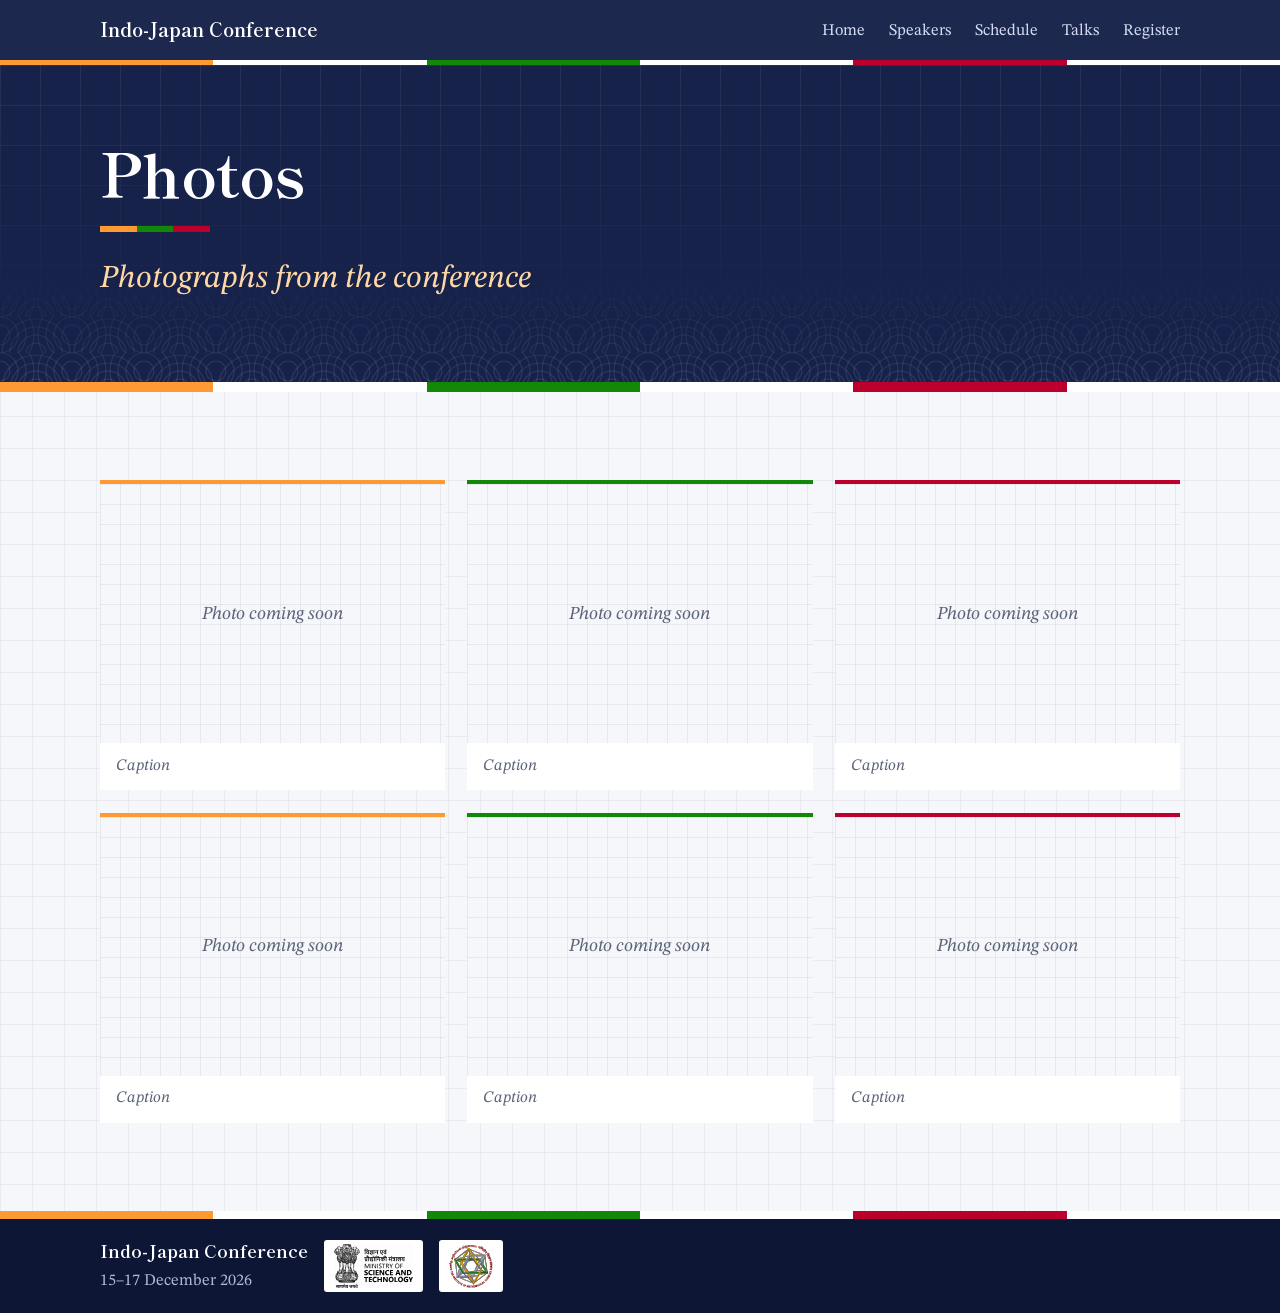
<file: photos.html>
<!DOCTYPE html>
<html lang="en">
<head>
<meta charset="UTF-8">
<meta name="viewport" content="width=device-width, initial-scale=1">
<title>Photos | Indo-Japan Conference</title>
<meta name="description" content="Photographs from the Indo-Japan Conference.">
<link rel="icon" href="favicon.jpg" type="image/jpeg">
<link rel="apple-touch-icon" href="favicon.jpg">
<link rel="preconnect" href="https://fonts.googleapis.com">
<link rel="preconnect" href="https://fonts.gstatic.com" crossorigin>
<link href="https://fonts.googleapis.com/css2?family=Shippori+Mincho:wght@500;700&family=STIX+Two+Text:ital,wght@0,400;0,500;0,600;1,400;1,500&display=swap" rel="stylesheet">
<link rel="stylesheet" href="style.css">
</head>

<body>

<header class="nav" id="site-header">
  <div class="wrap">
    <a class="brand" href="index.html">Indo-Japan Conference</a>
    <nav aria-label="Main"><ul><li><a href="index.html">Home</a></li></ul></nav>
  </div>
</header>
<script src="nav.js"></script>

<main>

<div class="hero slim">
  <div class="wrap">
    <h1>Photos</h1>
    <p class="theme">Photographs from the conference</p>
  </div>
</div>
<div class="band" aria-hidden="true"></div>

<section>
  <div class="wrap">

    <!--
      HOW TO ADD PHOTOS
      1. In your GitHub repository, create a folder named "photos" and upload your images there
         (JPG files under about 500 KB each load fastest).
      2. Replace a placeholder <figure> below with this, using your own file name and caption:

         <figure>
           <img src="photos/photo-01.jpg" alt="Short description of the photo" loading="lazy">
           <figcaption>Caption</figcaption>
         </figure>

      Copy a whole <figure>...</figure> block to add more photos.
    -->

    <div class="gallery">
      <figure><div class="box">Photo coming soon</div><figcaption>Caption</figcaption></figure>
      <figure><div class="box">Photo coming soon</div><figcaption>Caption</figcaption></figure>
      <figure><div class="box">Photo coming soon</div><figcaption>Caption</figcaption></figure>
      <figure><div class="box">Photo coming soon</div><figcaption>Caption</figcaption></figure>
      <figure><div class="box">Photo coming soon</div><figcaption>Caption</figcaption></figure>
      <figure><div class="box">Photo coming soon</div><figcaption>Caption</figcaption></figure>
    </div>

  </div>
</section>

</main>

<div class="lightbox" id="lightbox" role="dialog" aria-label="Enlarged photo"><img alt=""></div>

  <footer id="site-footer">
  <div class="wrap"><div><strong>Indo-Japan Conference</strong><br>15–17 December 2026</div></div>
</footer>
<script src="footer.js"></script>

<script>
  // Click a photo to enlarge it; click anywhere or press Esc to close
  (function () {
    var box = document.getElementById('lightbox');
    var big = box.querySelector('img');
    document.querySelector('.gallery').addEventListener('click', function (e) {
      if (e.target.tagName === 'IMG') {
        big.src = e.target.src;
        big.alt = e.target.alt;
        box.classList.add('open');
      }
    });
    box.addEventListener('click', function () { box.classList.remove('open'); });
    document.addEventListener('keydown', function (e) {
      if (e.key === 'Escape') box.classList.remove('open');
    });
  })();
</script>
</body>
</html>
</file>
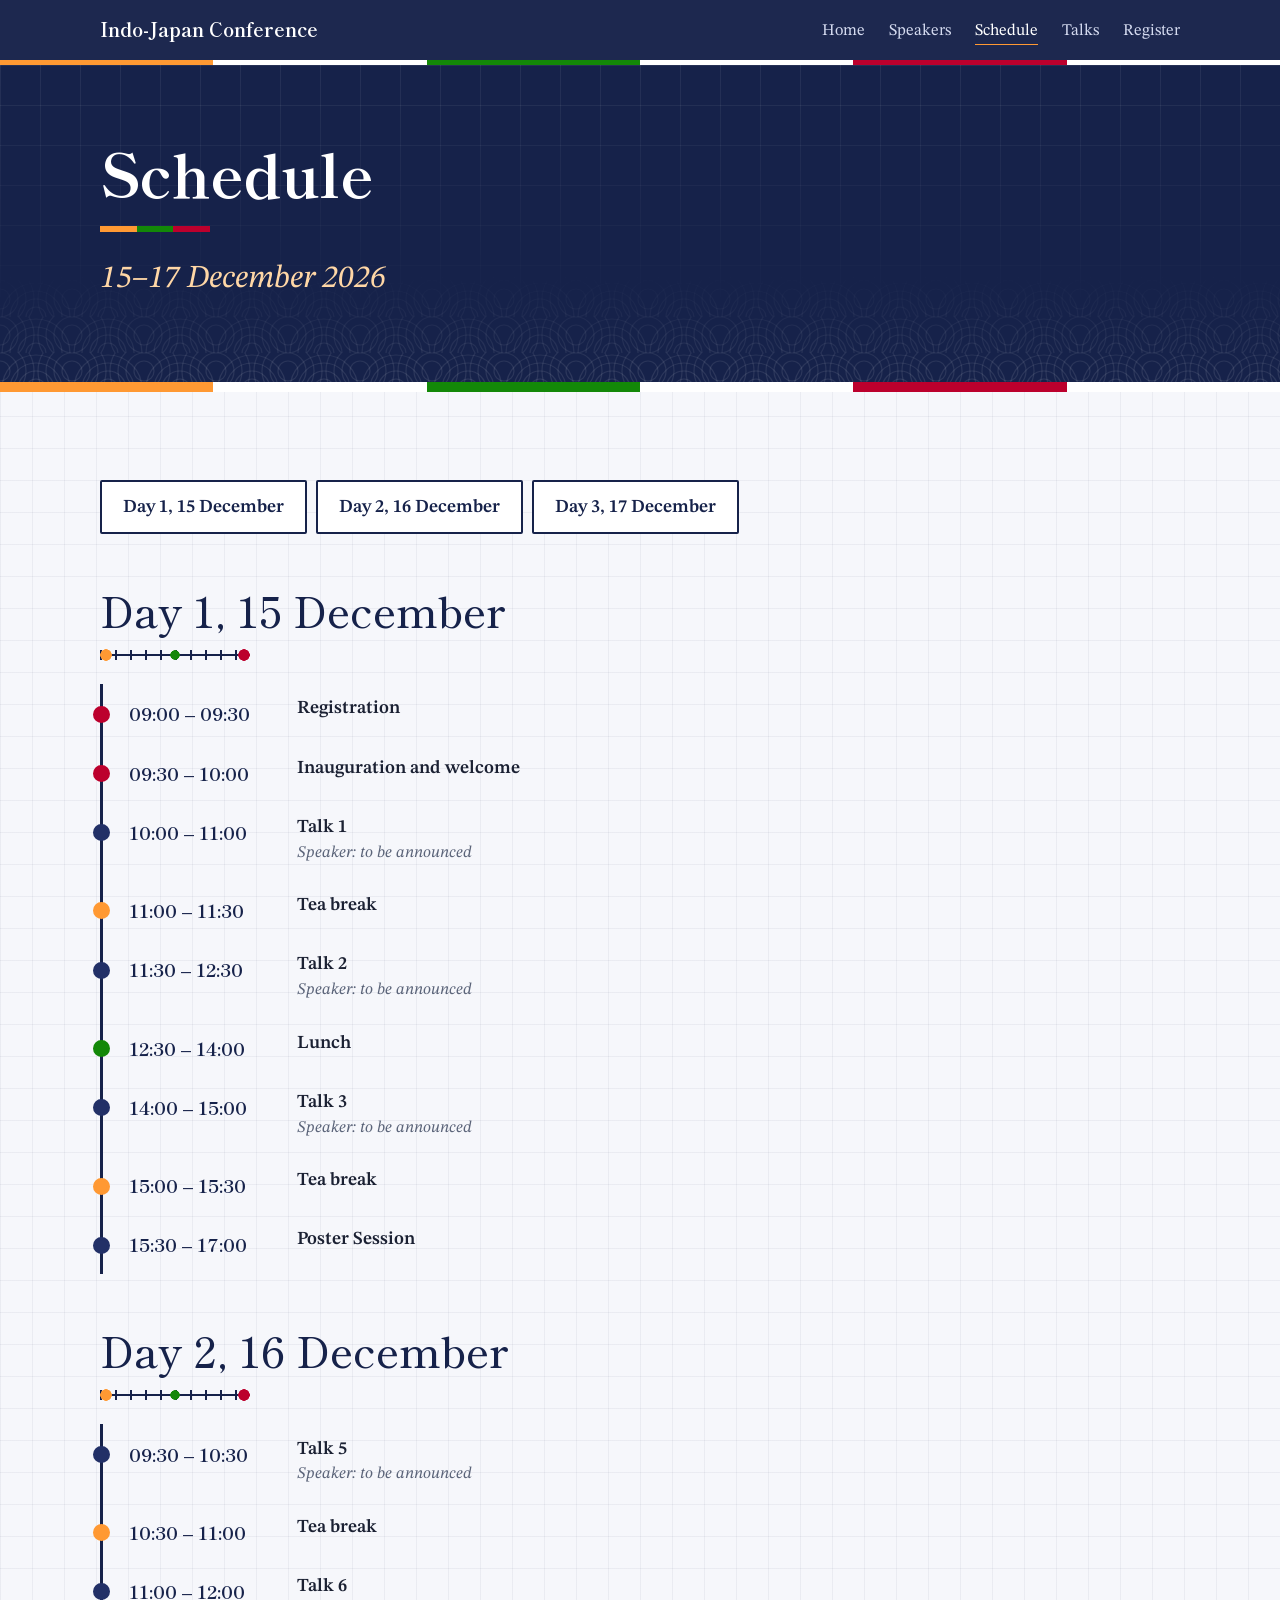
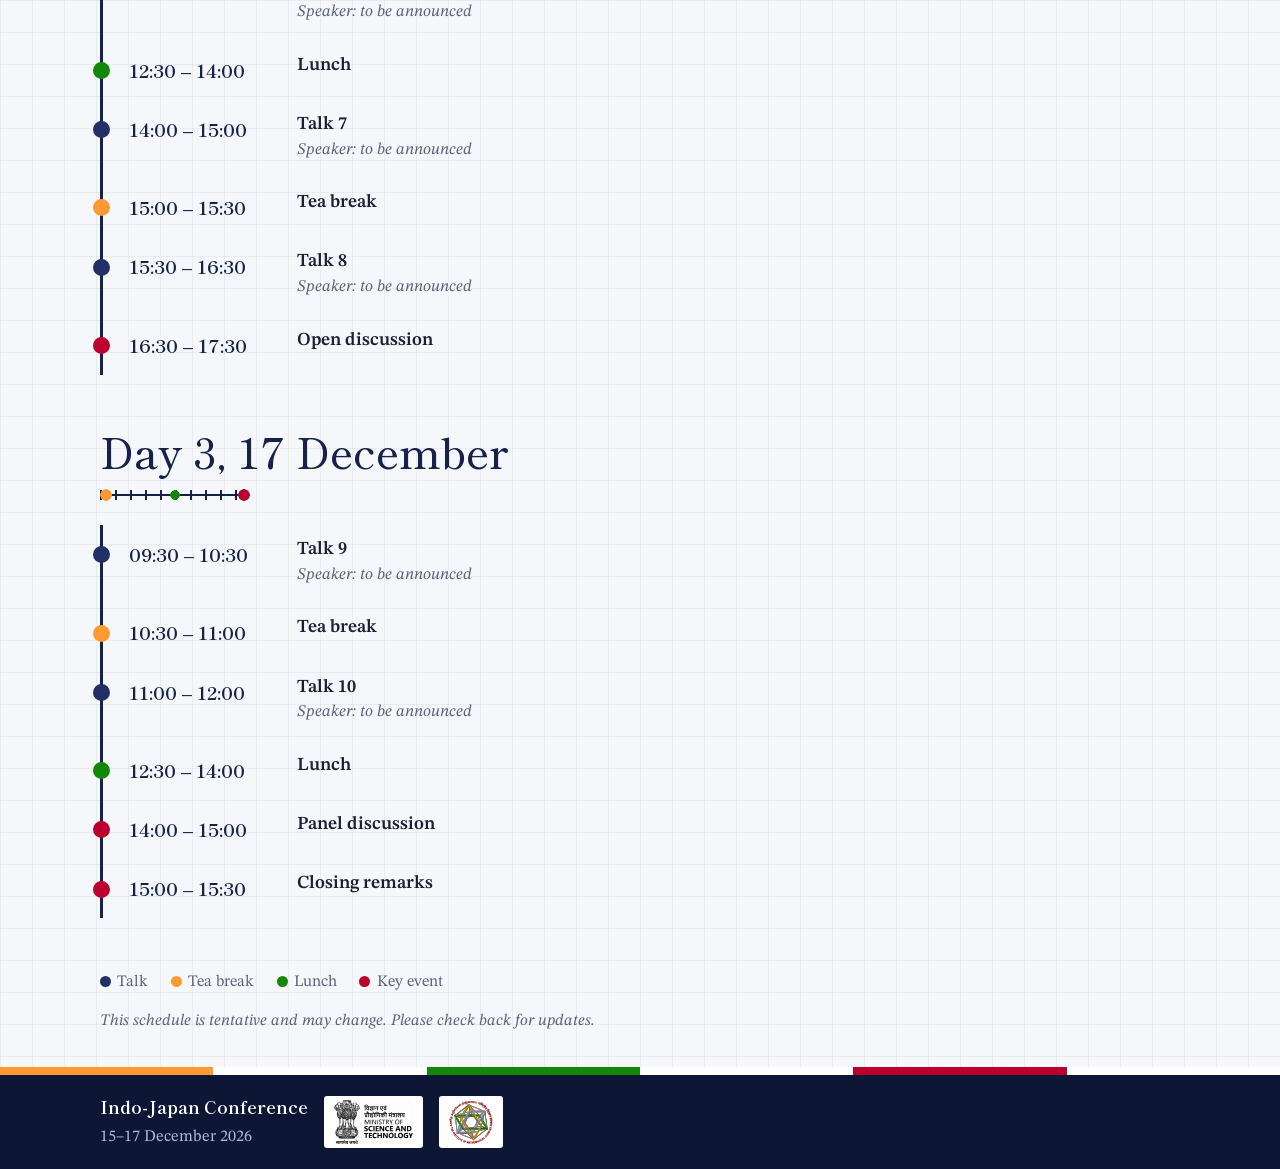
<file: schedule.html>
<!DOCTYPE html>
<html lang="en">
<head>
<meta charset="UTF-8">
<meta name="viewport" content="width=device-width, initial-scale=1">
<title>Schedule | Indo-Japan Conference</title>
<meta name="description" content="Schedule of the Indo-Japan Conference, 15–17 December.">
<link rel="icon" href="favicon.jpg" type="image/jpeg">
<link rel="apple-touch-icon" href="favicon.jpg">
<link rel="preconnect" href="https://fonts.googleapis.com">
<link rel="preconnect" href="https://fonts.gstatic.com" crossorigin>
<link href="https://fonts.googleapis.com/css2?family=Shippori+Mincho:wght@500;700&family=STIX+Two+Text:ital,wght@0,400;0,500;0,600;1,400;1,500&display=swap" rel="stylesheet">
<link rel="stylesheet" href="style.css">
</head>

<body>

<header class="nav" id="site-header">
  <div class="wrap">
    <a class="brand" href="index.html">Indo-Japan Conference</a>
    <nav aria-label="Main"><ul><li><a href="index.html">Home</a></li></ul></nav>
  </div>
</header>
<script src="nav.js"></script>

<main>

<div class="hero slim">
  <div class="wrap">
    <h1>Schedule</h1>
    <p class="theme">15–17 December 2026</p>
  </div>
</div>
<div class="band" aria-hidden="true"></div>

<section style="padding-bottom:1rem">
  <div class="wrap">

    <nav class="daynav" aria-label="Jump to a day">
      <a href="#day-1">Day 1, 15 December</a>
      <a href="#day-2">Day 2, 16 December</a>
      <a href="#day-3">Day 3, 17 December</a>
    </nav>

    <!--
      EDIT THE SCHEDULE BELOW.
      Each <li> is one event. Classes:
        (none) = talk   break = tea break   lunch = lunch   main = key event
      Copy a whole <li>...</li> block to add more rows.
    -->

    <!-- DAY 1 -->
    <div class="day" id="day-1">
      <div class="sec-head" style="margin-bottom:1.4rem"><h2>Day 1, 15 December</h2></div>
      <ol class="timeline">
        <li class="main"><time>09:00 – 09:30</time><div><h3>Registration</h3></div></li>
        <li class="main"><time>09:30 – 10:00</time><div><h3>Inauguration and welcome</h3></div></li>
        <li><time>10:00 – 11:00</time><div><h3>Talk 1</h3><p>Speaker: to be announced</p></div></li>
        <li class="break"><time>11:00 – 11:30</time><div><h3>Tea break</h3></div></li>
        <li><time>11:30 – 12:30</time><div><h3>Talk 2</h3><p>Speaker: to be announced</p></div></li>
        <li class="lunch"><time>12:30 – 14:00</time><div><h3>Lunch</h3></div></li>
        <li><time>14:00 – 15:00</time><div><h3>Talk 3</h3><p>Speaker: to be announced</p></div></li>
        <li class="break"><time>15:00 – 15:30</time><div><h3>Tea break</h3></div></li>
        <li><time>15:30 – 17:00</time><div><h3>Poster Session </h3></div></li>
      </ol>
    </div>

    <!-- DAY 2 -->
    <div class="day" id="day-2">
      <div class="sec-head" style="margin-bottom:1.4rem"><h2>Day 2, 16 December</h2></div>
      <ol class="timeline">
        <li><time>09:30 – 10:30</time><div><h3>Talk 5</h3><p>Speaker: to be announced</p></div></li>
        <li class="break"><time>10:30 – 11:00</time><div><h3>Tea break</h3></div></li>
        <li><time>11:00 – 12:00</time><div><h3>Talk 6</h3><p>Speaker: to be announced</p></div></li>
        <li class="lunch"><time>12:30 – 14:00</time><div><h3>Lunch</h3></div></li>
        <li><time>14:00 – 15:00</time><div><h3>Talk 7</h3><p>Speaker: to be announced</p></div></li>
        <li class="break"><time>15:00 – 15:30</time><div><h3>Tea break</h3></div></li>
        <li><time>15:30 – 16:30</time><div><h3>Talk 8</h3><p>Speaker: to be announced</p></div></li>
        <li class="main"><time>16:30 – 17:30</time><div><h3>Open discussion</h3></div></li>
      </ol>
    </div>

    <!-- DAY 3 -->
    <div class="day" id="day-3">
      <div class="sec-head" style="margin-bottom:1.4rem"><h2>Day 3, 17 December</h2></div>
      <ol class="timeline">
        <li><time>09:30 – 10:30</time><div><h3>Talk 9</h3><p>Speaker: to be announced</p></div></li>
        <li class="break"><time>10:30 – 11:00</time><div><h3>Tea break</h3></div></li>
        <li><time>11:00 – 12:00</time><div><h3>Talk 10</h3><p>Speaker: to be announced</p></div></li>
        <li class="lunch"><time>12:30 – 14:00</time><div><h3>Lunch</h3></div></li>
        <li class="main"><time>14:00 – 15:00</time><div><h3>Panel discussion</h3></div></li>
        <li class="main"><time>15:00 – 15:30</time><div><h3>Closing remarks</h3></div></li>
      </ol>
    </div>

    <div class="legend" aria-hidden="true">
      <span><i style="background:var(--indigo-2)"></i>Talk</span>
      <span><i style="background:var(--saffron)"></i>Tea break</span>
      <span><i style="background:var(--green)"></i>Lunch</span>
      <span><i style="background:var(--crimson)"></i>Key event</span>
    </div>
    <p class="note">This schedule is tentative and may change. Please check back for updates.</p>
  </div>
</section>

</main>

<footer id="site-footer">
  <div class="wrap"><div><strong>Indo-Japan Conference</strong><br>15–17 December 2026</div></div>
</footer>
<script src="footer.js"></script>
</body>
</html>
</file>
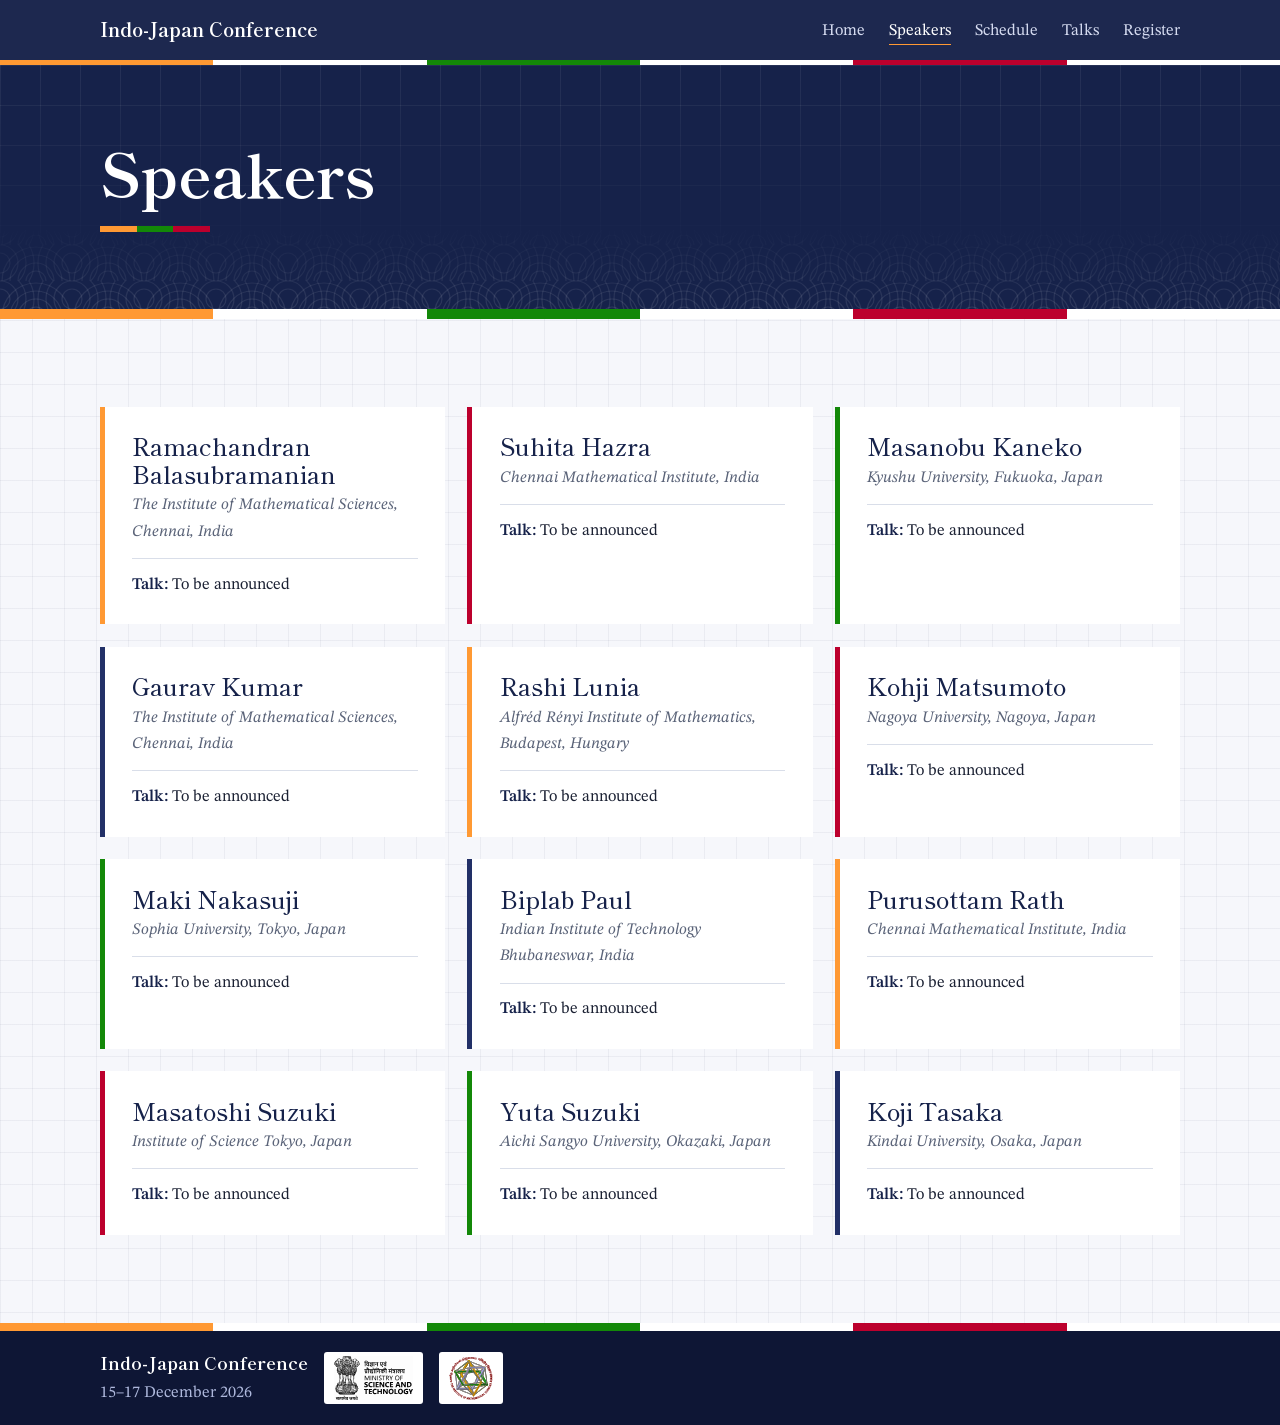
<file: speakers.html>
<!DOCTYPE html>
<html lang="en">
<head>
<meta charset="UTF-8">
<meta name="viewport" content="width=device-width, initial-scale=1">
<title>Speakers | Indo-Japan Conference</title>
<meta name="description" content="Invited speakers at the Indo-Japan Conference, 15–17 December.">
<link rel="icon" href="favicon.jpg" type="image/jpeg">
<link rel="apple-touch-icon" href="favicon.jpg">
<link rel="preconnect" href="https://fonts.googleapis.com">
<link rel="preconnect" href="https://fonts.gstatic.com" crossorigin>
<link href="https://fonts.googleapis.com/css2?family=Shippori+Mincho:wght@500;700&family=STIX+Two+Text:ital,wght@0,400;0,500;0,600;1,400;1,500&display=swap" rel="stylesheet">
<link rel="stylesheet" href="style.css">

<style>
  /* Extra styles for this page only */
  .speakers.large { grid-template-columns: repeat(auto-fill, minmax(300px, 1fr)); gap: 1.4rem; }
  .speakers.large .speaker { padding: 1.6rem 1.7rem; background: var(--white); }
  .speakers.large .speaker h3 { font-size: 1.5rem; }
  .speakers.large .talk { margin: .8rem 0 0; padding-top: .8rem; border-top: 1px solid var(--line); font-size: 1.02rem; color: var(--ink); }
  .speakers.large .talk b { font-weight: 600; color: var(--indigo); }
</style>
</head>

<body>

<header class="nav" id="site-header">
  <div class="wrap">
    <a class="brand" href="index.html">Indo-Japan Conference</a>
    <nav aria-label="Main"><ul><li><a href="index.html">Home</a></li></ul></nav>
  </div>
</header>
<script src="nav.js"></script>

<main>

<div class="hero slim">
  <div class="wrap">
    <h1>Speakers</h1>
  </div>
</div>
<div class="band" aria-hidden="true"></div>

<section>
  <div class="wrap">

    <!--
      HOW TO EDIT
      Each speaker card has: name (h3), institution (class "aff"), talk title (class "talk").
      To change an institution, edit the text inside <p class="aff">.
      To add one for a speaker who has none, add this line after the <h3>:
          <p class="aff">University name, Country</p>
      To show a real talk title, replace "To be announced".
      Copy a whole <li>...</li> block to add another speaker.
    -->

    <ul class="speakers large">

         <li class="speaker">
        <h3>Ramachandran Balasubramanian</h3>
        <p class="aff">The Institute of Mathematical Sciences, Chennai, India</p>
        <p class="talk"><b>Talk:</b> To be announced</p>
      </li>

      <li class="speaker">
        <h3>Suhita Hazra</h3>
        <p class="aff">Chennai Mathematical Institute, India</p>
        <p class="talk"><b>Talk:</b> To be announced</p>
      </li>

      <li class="speaker">
        <h3>Masanobu Kaneko</h3>
        <p class="aff">Kyushu University, Fukuoka, Japan</p>
        <p class="talk"><b>Talk:</b> To be announced</p>
      </li>

      <li class="speaker">
        <h3>Gaurav Kumar</h3>
        <p class="aff">The Institute of Mathematical Sciences, Chennai, India</p>
        <p class="talk"><b>Talk:</b> To be announced</p>
      </li>

      <li class="speaker">
        <h3>Rashi Lunia</h3>
        <p class="aff">Alfréd Rényi Institute of Mathematics, Budapest, Hungary</p>
        <p class="talk"><b>Talk:</b> To be announced</p>
      </li>

      <li class="speaker">
        <h3>Kohji Matsumoto</h3>
        <p class="aff">Nagoya University, Nagoya, Japan</p>
        <p class="talk"><b>Talk:</b> To be announced</p>
      </li>

      <li class="speaker">
        <h3>Maki Nakasuji</h3>
        <p class="aff">Sophia University, Tokyo, Japan</p>
        <p class="talk"><b>Talk:</b> To be announced</p>
      </li>

      <li class="speaker">
        <h3>Biplab Paul</h3>
        <p class="aff">Indian Institute of Technology Bhubaneswar, India</p>
        <p class="talk"><b>Talk:</b> To be announced</p>
      </li>

      <li class="speaker">
        <h3>Purusottam Rath</h3>
        <p class="aff">Chennai Mathematical Institute, India</p>
        <p class="talk"><b>Talk:</b> To be announced</p>
      </li>

      <li class="speaker">
        <h3>Masatoshi Suzuki</h3>
        <p class="aff">Institute of Science Tokyo, Japan</p>
        <p class="talk"><b>Talk:</b> To be announced</p>
      </li>

      <li class="speaker">
        <h3>Yuta Suzuki</h3>
        <p class="aff">Aichi Sangyo University, Okazaki, Japan</p>
        <p class="talk"><b>Talk:</b> To be announced</p>
      </li>

      <li class="speaker">
        <h3>Koji Tasaka</h3>
        <p class="aff">Kindai University, Osaka, Japan</p>
        <p class="talk"><b>Talk:</b> To be announced</p>
      </li>

    </ul>

  </div>
</section>

</main>

<footer id="site-footer">
  <div class="wrap"><div><strong>Indo-Japan Conference</strong><br>15–17 December 2026</div></div>
</footer>
<script src="footer.js"></script>

</body>
</html>
</file>
<file: style.css>
/* ============ Indo-Japan Conference: shared stylesheet ============ */
:root {
  /* India */
  --saffron:  #FF9933;
  --green:    #138808;
  /* Japan */
  --crimson:  #BC002D;
  /* Shared indigo */
  --indigo:   #16224A;
  --indigo-2: #223067;

  --paper:    #F6F7FB;
  --white:    #FFFFFF;
  --ink:      #1B2133;
  --muted:    #5B6479;
  --line:     #D9DEE9;

  /* saffron | white | green  ·  white | crimson | white */
  --ribbon: linear-gradient(90deg,
    var(--saffron) 0 16.66%, #fff 16.66% 33.33%, var(--green) 33.33% 50%,
    #fff 50% 66.66%, var(--crimson) 66.66% 83.33%, #fff 83.33% 100%);

  /* wave pattern used on the dark sections */
  --waves: url("data:image/svg+xml,%3Csvg xmlns='http://www.w3.org/2000/svg' width='72' height='36' viewBox='0 0 72 36'%3E%3Cg fill='none' stroke='%23ffffff' stroke-opacity='.10' stroke-width='1.2'%3E%3Ccircle cx='36' cy='36' r='34'/%3E%3Ccircle cx='36' cy='36' r='26'/%3E%3Ccircle cx='36' cy='36' r='18'/%3E%3Ccircle cx='36' cy='36' r='10'/%3E%3Ccircle cx='0' cy='18' r='34'/%3E%3Ccircle cx='0' cy='18' r='26'/%3E%3Ccircle cx='0' cy='18' r='18'/%3E%3Ccircle cx='0' cy='18' r='10'/%3E%3Ccircle cx='72' cy='18' r='34'/%3E%3Ccircle cx='72' cy='18' r='26'/%3E%3Ccircle cx='72' cy='18' r='18'/%3E%3Ccircle cx='72' cy='18' r='10'/%3E%3C/g%3E%3C/svg%3E");

  --display: "Shippori Mincho", "Hiragino Mincho ProN", "Noto Serif", Georgia, serif;
  --text:    "STIX Two Text", "Times New Roman", Times, Georgia, serif;
  --wrap: 1080px;
}

*, *::before, *::after { box-sizing: border-box; }
html { scroll-behavior: smooth; scroll-padding-top: 72px; }
body {
  margin: 0;
  font-family: var(--text);
  font-size: 1.15rem;
  line-height: 1.65;
  color: var(--ink);
  background-color: var(--paper);
  background-image:
    linear-gradient(rgba(22,34,74,.05) 1px, transparent 1px),
    linear-gradient(90deg, rgba(22,34,74,.05) 1px, transparent 1px);
  background-size: 32px 32px;
  -webkit-font-smoothing: antialiased;
}
h1, h2, h3 { font-family: var(--display); font-weight: 500; line-height: 1.15; margin: 0; }
p { margin: 0 0 1em; }
a { color: inherit; }
:focus-visible { outline: 3px solid var(--saffron); outline-offset: 3px; border-radius: 2px; }
.wrap { width: min(var(--wrap), 100% - 2.5rem); margin-inline: auto; }

/* ---------- Navigation ---------- */
.nav { position: sticky; top: 0; z-index: 50; background: rgba(22,34,74,.97); backdrop-filter: blur(6px); }
.nav::after { content: ""; display: block; height: 5px; background: var(--ribbon); }
.nav .wrap { display: flex; align-items: center; justify-content: space-between; gap: 1.2rem; min-height: 60px; }
.brand { color: #fff; text-decoration: none; font-family: var(--display); font-size: 1.2rem; font-weight: 700; white-space: nowrap; }
.nav nav { min-width: 0; }
.nav ul { list-style: none; display: flex; gap: 1.5rem; margin: 0; padding: 0; overflow-x: auto; scrollbar-width: none; }
.nav ul::-webkit-scrollbar { display: none; }
.nav li a { color: #D5DBF0; text-decoration: none; font-size: 1.02rem; white-space: nowrap; padding: .3rem 0; border-bottom: 2px solid transparent; }
.nav li a:hover, .nav li a[aria-current="page"] { color: #fff; border-color: var(--saffron); }
@media (max-width: 1000px) { .brand { display: none; } }

/* ---------- Hero (home and page banners) ---------- */
.hero {
  position: relative; overflow: hidden; isolation: isolate;
  background: var(--indigo); color: #fff;
  padding: clamp(4rem, 9vw, 7rem) 0 clamp(4.5rem, 9vw, 7rem);
}
.hero.slim { padding: clamp(3rem, 6vw, 4.5rem) 0 clamp(3.2rem, 6vw, 4.8rem); }
.hero::after {   /* graph-paper grid fading downward */
  content: ""; position: absolute; inset: 0; z-index: -3;
  background-image:
    linear-gradient(rgba(255,255,255,.07) 1px, transparent 1px),
    linear-gradient(90deg, rgba(255,255,255,.07) 1px, transparent 1px);
  background-size: 40px 40px;
  -webkit-mask-image: linear-gradient(to bottom, #000 0%, transparent 80%);
          mask-image: linear-gradient(to bottom, #000 0%, transparent 80%);
}
.hero::before {  /* seigaiha waves rising from the bottom */
  content: ""; position: absolute; inset: 0; z-index: -3;
  background-image: var(--waves);
  background-size: 72px 36px;
  -webkit-mask-image: linear-gradient(to top, #000 0%, transparent 34%);
          mask-image: linear-gradient(to top, #000 0%, transparent 34%);
}
.hero h1 { font-size: clamp(2.7rem, 7.5vw, 5.6rem); font-weight: 700; letter-spacing: -.01em; }
.hero.slim h1 { font-size: clamp(2.3rem, 5.5vw, 3.8rem); }
.hero h1::after {
  content: ""; display: block; width: 110px; height: 6px; margin-top: 1.2rem;
  background: linear-gradient(90deg, var(--saffron) 0 33.3%, var(--green) 33.3% 66.6%, var(--crimson) 66.6% 100%);
}
.hero .theme { margin: 1.3rem 0 0; font-style: italic; font-size: clamp(1.4rem, 3vw, 2rem); color: #FFD7A6; }
.hero-meta { margin: 2.2rem 0 0; display: flex; flex-wrap: wrap; gap: 1.2rem 3rem; }
.hero-meta dt { font-size: .95rem; color: #B9C3E6; font-style: italic; }
.hero-meta dd { margin: 0; font-family: var(--display); font-size: 1.5rem; }
.hero-actions { margin-top: 2.2rem; display: flex; flex-wrap: wrap; gap: .9rem; }
.btn {
  display: inline-block; padding: .8rem 1.7rem; border-radius: 2px;
  font-weight: 600; font-size: 1.05rem; text-decoration: none;
  border: 2px solid transparent; transition: background .2s, color .2s, border-color .2s;
}
.btn-primary { background: var(--saffron); color: #1b1305; }
.btn-primary:hover { background: #FFAA55; }
.btn-ghost { border-color: rgba(255,255,255,.5); color: #fff; }
.btn-ghost:hover { background: rgba(255,255,255,.12); }

.countdown { margin-top: 2.6rem; display: flex; gap: 1.6rem; }
.countdown div { min-width: 3.4rem; }
.countdown b { display: block; font-family: var(--display); font-size: 2rem; font-weight: 500; line-height: 1; }
.countdown span { font-size: .95rem; color: #B9C3E6; font-style: italic; }
.countdown[hidden] { display: none; }

/* Framed definition in the hero */
.blackboard {
  margin-top: 3rem; padding: 1.2rem 1.6rem .6rem;
  border: 1px solid rgba(255,255,255,.3); outline: 1px solid rgba(255,255,255,.14); outline-offset: 5px;
  background: rgba(8,14,40,.38); color: #fff; overflow-x: auto;
}
.blackboard .tex { font-size: clamp(.95rem, 2.1vw, 1.4rem); }
.blackboard mjx-container { margin: .3em 0 !important; }
.blackboard .cap { margin: .2rem 0 .6rem; font-size: 1rem; color: #C8D0EC; font-style: italic; }

.band { height: 10px; background: var(--ribbon); }

/* ---------- Sections ---------- */
section { padding: clamp(3.2rem, 7vw, 5.5rem) 0; }
section.compact { padding: clamp(2.5rem, 5vw, 3.8rem) 0; }
.sec-head { max-width: 60ch; margin-bottom: 2.4rem; }
.sec-head h2 { font-size: clamp(1.9rem, 4.2vw, 2.7rem); color: var(--indigo); }
.sec-head h2::after {   /* number line */
  content: ""; display: block; width: 150px; height: 14px; margin-top: .8rem;
  background:
    radial-gradient(circle at 6px 50%, var(--saffron) 5.5px, transparent 6px),
    radial-gradient(circle at calc(100% - 6px) 50%, var(--crimson) 5.5px, transparent 6px),
    radial-gradient(circle at 50% 50%, var(--green) 4.5px, transparent 5px),
    repeating-linear-gradient(90deg, var(--indigo) 0 2px, transparent 2px 15px) center / 100% 10px no-repeat,
    linear-gradient(var(--indigo), var(--indigo)) center / 100% 2px no-repeat;
}
.sec-head p { margin-top: .9rem; color: var(--muted); font-style: italic; }

/* About */
.about-grid { display: grid; grid-template-columns: 1.4fr 1fr; gap: clamp(2rem, 5vw, 4rem); align-items: start; }
.about-grid p { font-size: 1.2rem; }
.theorem { margin: 1.6rem 0 0; padding: 1rem 1.4rem .6rem; background: var(--white); border-left: 4px solid var(--crimson); }
.theorem p { font-size: 1.12rem; }
.facts {
  background: var(--white); padding: 1.5rem 1.7rem;
  border-left: 5px solid; border-image: linear-gradient(to bottom, var(--saffron) 0 33.3%, var(--green) 33.3% 66.6%, var(--crimson) 66.6% 100%) 1;
}
.facts dl { margin: 0; }
.facts dt { font-size: .98rem; color: var(--muted); font-style: italic; }
.facts dd { margin: 0 0 1rem; font-family: var(--display); font-size: 1.25rem; color: var(--indigo); }
.facts dd:last-child { margin-bottom: 0; }
@media (max-width: 800px) { .about-grid { grid-template-columns: 1fr; } }

/* Speakers */
#speakers { background-color: var(--white); background-image: none; }
.speakers { list-style: none; margin: 0; padding: 0; display: grid; grid-template-columns: repeat(auto-fill, minmax(250px, 1fr)); gap: 1.2rem; }
.speaker { --c: var(--saffron); padding: 1.3rem 1.5rem; background: var(--paper); border-left: 5px solid var(--c); }
.speaker:nth-child(4n+2) { --c: var(--crimson); }
.speaker:nth-child(4n+3) { --c: var(--green); }
.speaker:nth-child(4n+4) { --c: var(--indigo-2); }
.speaker h3 { font-size: 1.3rem; color: var(--indigo); }
.speaker .aff { margin: .3rem 0 0; font-size: 1rem; color: var(--muted); font-style: italic; }

/* Organisers */
.organisers { list-style: none; margin: 0; padding: 0; display: flex; flex-wrap: nowrap; gap: 1.2rem; }
.organisers li { flex: 1 1 0; min-width: 0; padding: 1rem 1.3rem; background: var(--white); border-top: 4px solid var(--saffron); }
.organisers li:nth-child(3n+2) { border-top-color: var(--green); }
.organisers li:nth-child(3n+3) { border-top-color: var(--crimson); }
.organisers h3 { font-size: 1.2rem; color: var(--indigo); }
.organisers p { margin: .2rem 0 0; font-size: 1rem; color: var(--muted); font-style: italic; }
@media (max-width: 800px) { .organisers { flex-wrap: wrap; } .organisers li { flex: 1 1 240px; } }

/* Schedule page */
.daynav { display: flex; flex-wrap: wrap; gap: .6rem; margin-bottom: 1rem; }
.daynav a {
  padding: .6rem 1.3rem; border: 2px solid var(--indigo); background: var(--white); color: var(--indigo);
  text-decoration: none; font-weight: 600; border-radius: 2px;
}
.daynav a:hover { background: var(--indigo); color: #fff; box-shadow: 0 4px 0 var(--saffron); }
.day { padding: 2.2rem 0 1rem; }
.timeline { list-style: none; margin: 0; padding: 0; border-left: 3px solid var(--indigo); }
.timeline li { position: relative; display: grid; grid-template-columns: 9.5rem 1fr; gap: 1rem; padding: .9rem 0 .9rem 1.6rem; }
.timeline li::before {
  content: ""; position: absolute; left: -10px; top: 1.35rem; width: 17px; height: 17px; border-radius: 50%;
  background: var(--indigo-2); border: 3px solid var(--indigo-2);
}
.timeline li.break::before { border-color: var(--saffron); background: var(--saffron); }
.timeline li.lunch::before { border-color: var(--green);   background: var(--green); }
.timeline li.main::before  { border-color: var(--crimson); background: var(--crimson); }
.timeline time { font-family: var(--display); font-weight: 700; color: var(--indigo); }
.timeline h3 { font-family: var(--text); font-size: 1.15rem; font-weight: 600; }
.timeline p { margin: .1rem 0 0; color: var(--muted); font-size: 1.02rem; font-style: italic; }
.legend { display: flex; flex-wrap: wrap; gap: .4rem 1.4rem; margin: 2.2rem 0 0; font-size: 1rem; color: var(--muted); }
.legend i { display: inline-block; width: 11px; height: 11px; border-radius: 50%; margin-right: .4rem; vertical-align: -1px; }
.note { margin-top: .8rem; font-size: 1rem; color: var(--muted); font-style: italic; }
@media (max-width: 600px) { .timeline li { grid-template-columns: 1fr; gap: .1rem; } }

/* Photos page */
.gallery { display: grid; grid-template-columns: repeat(auto-fill, minmax(270px, 1fr)); gap: 1.4rem; }
.gallery figure { --c: var(--saffron); margin: 0; background: var(--white); border-top: 4px solid var(--c); padding-bottom: .7rem; }
.gallery figure:nth-child(3n+2) { --c: var(--green); }
.gallery figure:nth-child(3n+3) { --c: var(--crimson); }
.gallery img { display: block; width: 100%; aspect-ratio: 4 / 3; object-fit: cover; cursor: zoom-in; }
.gallery figcaption { padding: .6rem 1rem 0; font-size: 1rem; color: var(--muted); font-style: italic; }
.gallery .box {
  aspect-ratio: 4 / 3; display: grid; place-items: center; color: var(--muted); font-style: italic;
  background-color: var(--paper);
  background-image:
    linear-gradient(rgba(22,34,74,.07) 1px, transparent 1px),
    linear-gradient(90deg, rgba(22,34,74,.07) 1px, transparent 1px);
  background-size: 20px 20px;
}
.lightbox { position: fixed; inset: 0; z-index: 100; display: none; place-items: center; padding: 1.5rem; background: rgba(14,22,53,.93); cursor: zoom-out; }
.lightbox.open { display: grid; }
.lightbox img { max-width: 100%; max-height: 90vh; box-shadow: 0 10px 40px rgba(0,0,0,.5); }

/* Registration */
#register { background-color: var(--indigo); background-image: none; color: #fff; position: relative; overflow: hidden; isolation: isolate; }
#register .wrap { position: relative; }
#register::before {   /* waves rising from the bottom */
  content: ""; position: absolute; inset: 0; z-index: -3; pointer-events: none;
  background-image: var(--waves); background-size: 72px 36px;
  -webkit-mask-image: linear-gradient(to top, #000 0%, transparent 40%);
          mask-image: linear-gradient(to top, #000 0%, transparent 40%);
}
#register::after {    /* graph-paper grid fading downward */
  content: ""; position: absolute; inset: 0; z-index: -3; pointer-events: none;
  background-image:
    linear-gradient(rgba(255,255,255,.07) 1px, transparent 1px),
    linear-gradient(90deg, rgba(255,255,255,.07) 1px, transparent 1px);
  background-size: 40px 40px;
  -webkit-mask-image: linear-gradient(to bottom, #000 0%, transparent 80%);
          mask-image: linear-gradient(to bottom, #000 0%, transparent 80%);
}
#register .sec-head h2 { color: #fff; }
#register .sec-head h2::after {
  background:
    radial-gradient(circle at 6px 50%, var(--saffron) 5.5px, transparent 6px),
    radial-gradient(circle at calc(100% - 6px) 50%, var(--crimson) 5.5px, transparent 6px),
    radial-gradient(circle at 50% 50%, #3fbf2f 4.5px, transparent 5px),
    repeating-linear-gradient(90deg, #fff 0 2px, transparent 2px 15px) center / 100% 10px no-repeat,
    linear-gradient(#fff, #fff) center / 100% 2px no-repeat;
}
#register .sec-head p { color: #C5CDEA; }
.reg-grid { display: grid; grid-template-columns: repeat(auto-fit, minmax(min(100%, 400px), 1fr)); gap: 1.6rem 3rem; max-width: 1000px; }
.reg-card { background: var(--white); color: var(--ink); border-radius: 3px; overflow: hidden; box-shadow: 0 18px 50px rgba(0,0,0,.28); }
.reg-card::before { content: ""; display: block; height: 8px; background: var(--ribbon); }
.reg-body { padding: clamp(1.6rem, 4vw, 2.5rem); }
.reg-body h3 { font-size: 1.6rem; color: var(--indigo); margin-bottom: .6rem; }
.reg-body .btn { margin-top: .6rem; background: var(--crimson); color: #fff; }
.reg-body .btn:hover { background: #D8123F; }
.reg-foot { padding: 1rem clamp(1.6rem, 4vw, 2.5rem); background: #FFF1DD; border-top: 4px solid var(--saffron); font-weight: 600; color: #6B3E05; }
.reg-grid + .reg-foot { max-width: 1000px; margin-top: 1.6rem; border-radius: 3px; }


/* Venue / contact */
.info-grid { display: grid; grid-template-columns: repeat(auto-fit, minmax(260px, 1fr)); gap: 1.4rem; font-size: 1.3rem;}
.info { background: var(--white); padding: 1.5rem; border-top: 5px solid var(--green); }
.info:nth-child(2) { border-top-color: var(--crimson); }
.info h3 { font-size: 1.65rem; color: var(--indigo); margin-bottom: .5rem; }
.info p:last-child { margin-bottom: 0; }

/* Footer */
footer { background: #0E1635; color: #AEB8DC; padding: 0 0 1.1rem; font-size: 1.02rem; }
footer::before { content: ""; display: block; height: 8px; background: var(--ribbon); margin-bottom: 1.1rem; }
footer .wrap { display: flex; flex-wrap: wrap; justify-content: space-between; gap: 1rem; }
footer strong { color: #fff; font-family: var(--display); font-size: 1.1rem; }
footer em { color: #FFD7A6; }
/* logos next to the conference name */
footer .footer-id { display: flex; flex-wrap: wrap; align-items: center; gap: .6rem 1rem; }
footer .footer-id img { display: block; height: 52px; width: auto; max-width: 100%; background: #fff; padding: 4px 10px; border-radius: 3px; }
/* one-line title: the big heading above the boxes */
#register .sec-head { max-width: none; }
#register .sec-head h2 { white-space: nowrap; font-size: max(1rem, min(clamp(1.9rem, 4.2vw, 2.7rem), calc((100vw - 2.5rem) / 16.4))); }
</file>
